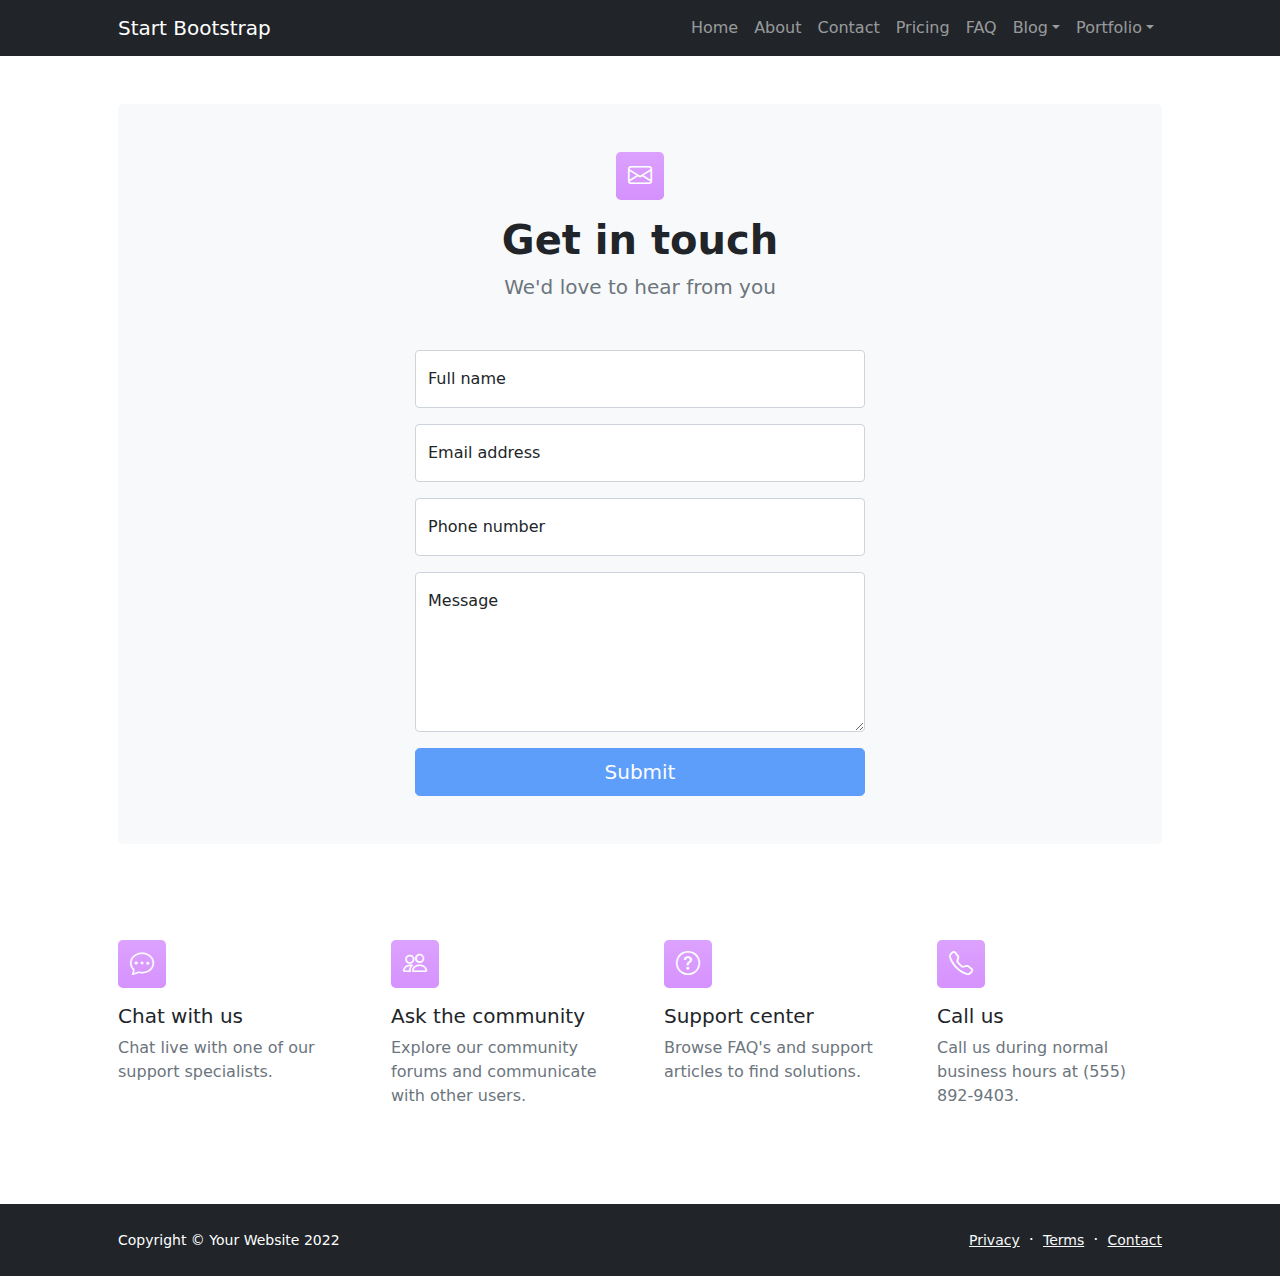
<file: contact.html>
<!DOCTYPE html>
<html lang="en">
    <head>
        <meta charset="utf-8" />
        <meta name="viewport" content="width=device-width, initial-scale=1, shrink-to-fit=no" />
        <meta name="description" content />
        <meta name="author" content />
        <title>Modern Business - Start Bootstrap Template</title>
        <!-- Favicon-->
        <link rel="icon" type="image/x-icon" href="assets/favicon.ico" />
        <!-- Bootstrap icons-->
        <link href="https://cdn.jsdelivr.net/npm/bootstrap-icons@1.5.0/font/bootstrap-icons.css" rel="stylesheet" />
        <!-- Core theme CSS (includes Bootstrap)-->
        <link href="css/styles.css" rel="stylesheet" />
    </head>
    <body class="d-flex flex-column">
        <main class="flex-shrink-0">
            <!-- Navigation-->
            <nav class="navbar navbar-expand-lg navbar-dark bg-dark">
                <div class="container px-5">
                    <a class="navbar-brand" href="index.html">Start Bootstrap</a>
                    <button class="navbar-toggler" type="button" data-bs-toggle="collapse" data-bs-target="#navbarSupportedContent" aria-controls="navbarSupportedContent" aria-expanded="false" aria-label="Toggle navigation"><span class="navbar-toggler-icon"></span></button>
                    <div class="collapse navbar-collapse" id="navbarSupportedContent">
                        <ul class="navbar-nav ms-auto mb-2 mb-lg-0">
                            <li class="nav-item"><a class="nav-link" href="index.html">Home</a></li>
                            <li class="nav-item"><a class="nav-link" href="about.html">About</a></li>
                            <li class="nav-item"><a class="nav-link" href="contact.html">Contact</a></li>
                            <li class="nav-item"><a class="nav-link" href="pricing.html">Pricing</a></li>
                            <li class="nav-item"><a class="nav-link" href="faq.html">FAQ</a></li>
                            <li class="nav-item dropdown">
                                <a class="nav-link dropdown-toggle" id="navbarDropdownBlog" href="#" role="button" data-bs-toggle="dropdown" aria-expanded="false">Blog</a>
                                <ul class="dropdown-menu dropdown-menu-end" aria-labelledby="navbarDropdownBlog">
                                    <li><a class="dropdown-item" href="blog-home.html">Blog Home</a></li>
                                    <li><a class="dropdown-item" href="blog-post.html">Blog Post</a></li>
                                </ul>
                            </li>
                            <li class="nav-item dropdown">
                                <a class="nav-link dropdown-toggle" id="navbarDropdownPortfolio" href="#" role="button" data-bs-toggle="dropdown" aria-expanded="false">Portfolio</a>
                                <ul class="dropdown-menu dropdown-menu-end" aria-labelledby="navbarDropdownPortfolio">
                                    <li><a class="dropdown-item" href="portfolio-overview.html">Portfolio Overview</a></li>
                                    <li><a class="dropdown-item" href="portfolio-item.html">Portfolio Item</a></li>
                                </ul>
                            </li>
                        </ul>
                    </div>
                </div>
            </nav>
            <!-- Page content-->
            <section class="py-5">
                <div class="container px-5">
                    <!-- Contact form-->
                    <div class="bg-light rounded-3 py-5 px-4 px-md-5 mb-5">
                        <div class="text-center mb-5">
                            <div class="feature bg-primary bg-gradient text-white rounded-3 mb-3"><i class="bi bi-envelope"></i></div>
                            <h1 class="fw-bolder">Get in touch</h1>
                            <p class="lead fw-normal text-muted mb-0">We'd love to hear from you</p>
                        </div>
                        <div class="row gx-5 justify-content-center">
                            <div class="col-lg-8 col-xl-6">
                                <!-- * * * * * * * * * * * * * * *-->
                                <!-- * * SB Forms Contact Form * *-->
                                <!-- * * * * * * * * * * * * * * *-->
                                <!-- This form is pre-integrated with SB Forms.-->
                                <!-- To make this form functional, sign up at-->
                                <!-- https://startbootstrap.com/solution/contact-forms-->
                                <!-- to get an API token!-->
                                <form id="contactForm" data-sb-form-api-token="API_TOKEN">
                                    <!-- Name input-->
                                    <div class="form-floating mb-3">
                                        <input class="form-control" id="name" type="text" placeholder="Enter your name..." data-sb-validations="required" />
                                        <label for="name">Full name</label>
                                        <div class="invalid-feedback" data-sb-feedback="name:required">A name is required.</div>
                                    </div>
                                    <!-- Email address input-->
                                    <div class="form-floating mb-3">
                                        <input class="form-control" id="email" type="email" placeholder="name@example.com" data-sb-validations="required,email" />
                                        <label for="email">Email address</label>
                                        <div class="invalid-feedback" data-sb-feedback="email:required">An email is required.</div>
                                        <div class="invalid-feedback" data-sb-feedback="email:email">Email is not valid.</div>
                                    </div>
                                    <!-- Phone number input-->
                                    <div class="form-floating mb-3">
                                        <input class="form-control" id="phone" type="tel" placeholder="(123) 456-7890" data-sb-validations="required" />
                                        <label for="phone">Phone number</label>
                                        <div class="invalid-feedback" data-sb-feedback="phone:required">A phone number is required.</div>
                                    </div>
                                    <!-- Message input-->
                                    <div class="form-floating mb-3">
                                        <textarea class="form-control" id="message" type="text" placeholder="Enter your message here..." style="height: 10rem" data-sb-validations="required"></textarea>
                                        <label for="message">Message</label>
                                        <div class="invalid-feedback" data-sb-feedback="message:required">A message is required.</div>
                                    </div>
                                    <!-- Submit success message-->
                                    <!---->
                                    <!-- This is what your users will see when the form-->
                                    <!-- has successfully submitted-->
                                    <div class="d-none" id="submitSuccessMessage">
                                        <div class="text-center mb-3">
                                            <div class="fw-bolder">Form submission successful!</div>
                                            To activate this form, sign up at
                                            <br />
                                            <a href="https://startbootstrap.com/solution/contact-forms">https://startbootstrap.com/solution/contact-forms</a>
                                        </div>
                                    </div>
                                    <!-- Submit error message-->
                                    <!---->
                                    <!-- This is what your users will see when there is-->
                                    <!-- an error submitting the form-->
                                    <div class="d-none" id="submitErrorMessage"><div class="text-center text-danger mb-3">Error sending message!</div></div>
                                    <!-- Submit Button-->
                                    <div class="d-grid"><button class="btn btn-primary btn-lg disabled" id="submitButton" type="submit">Submit</button></div>
                                </form>
                            </div>
                        </div>
                    </div>
                    <!-- Contact cards-->
                    <div class="row gx-5 row-cols-2 row-cols-lg-4 py-5">
                        <div class="col">
                            <div class="feature bg-primary bg-gradient text-white rounded-3 mb-3"><i class="bi bi-chat-dots"></i></div>
                            <div class="h5 mb-2">Chat with us</div>
                            <p class="text-muted mb-0">Chat live with one of our support specialists.</p>
                        </div>
                        <div class="col">
                            <div class="feature bg-primary bg-gradient text-white rounded-3 mb-3"><i class="bi bi-people"></i></div>
                            <div class="h5">Ask the community</div>
                            <p class="text-muted mb-0">Explore our community forums and communicate with other users.</p>
                        </div>
                        <div class="col">
                            <div class="feature bg-primary bg-gradient text-white rounded-3 mb-3"><i class="bi bi-question-circle"></i></div>
                            <div class="h5">Support center</div>
                            <p class="text-muted mb-0">Browse FAQ's and support articles to find solutions.</p>
                        </div>
                        <div class="col">
                            <div class="feature bg-primary bg-gradient text-white rounded-3 mb-3"><i class="bi bi-telephone"></i></div>
                            <div class="h5">Call us</div>
                            <p class="text-muted mb-0">Call us during normal business hours at (555) 892-9403.</p>
                        </div>
                    </div>
                </div>
            </section>
        </main>
        <!-- Footer-->
        <footer class="bg-dark py-4 mt-auto">
            <div class="container px-5">
                <div class="row align-items-center justify-content-between flex-column flex-sm-row">
                    <div class="col-auto"><div class="small m-0 text-white">Copyright &copy; Your Website 2022</div></div>
                    <div class="col-auto">
                        <a class="link-light small" href="#!">Privacy</a>
                        <span class="text-white mx-1">&middot;</span>
                        <a class="link-light small" href="#!">Terms</a>
                        <span class="text-white mx-1">&middot;</span>
                        <a class="link-light small" href="#!">Contact</a>
                    </div>
                </div>
            </div>
        </footer>
        <!-- Bootstrap core JS-->
        <script src="https://cdn.jsdelivr.net/npm/bootstrap@5.1.3/dist/js/bootstrap.bundle.min.js"></script>
        <!-- Core theme JS-->
        <script src="js/scripts.js"></script>
        <!-- * * * * * * * * * * * * * * * * * * * * * * * * * * * * * * * * * * * * * * * *-->
        <!-- * *                               SB Forms JS                               * *-->
        <!-- * * Activate your form at https://startbootstrap.com/solution/contact-forms * *-->
        <!-- * * * * * * * * * * * * * * * * * * * * * * * * * * * * * * * * * * * * * * * *-->
        <script src="https://cdn.startbootstrap.com/sb-forms-latest.js"></script>
    </body>
</html>
</file>
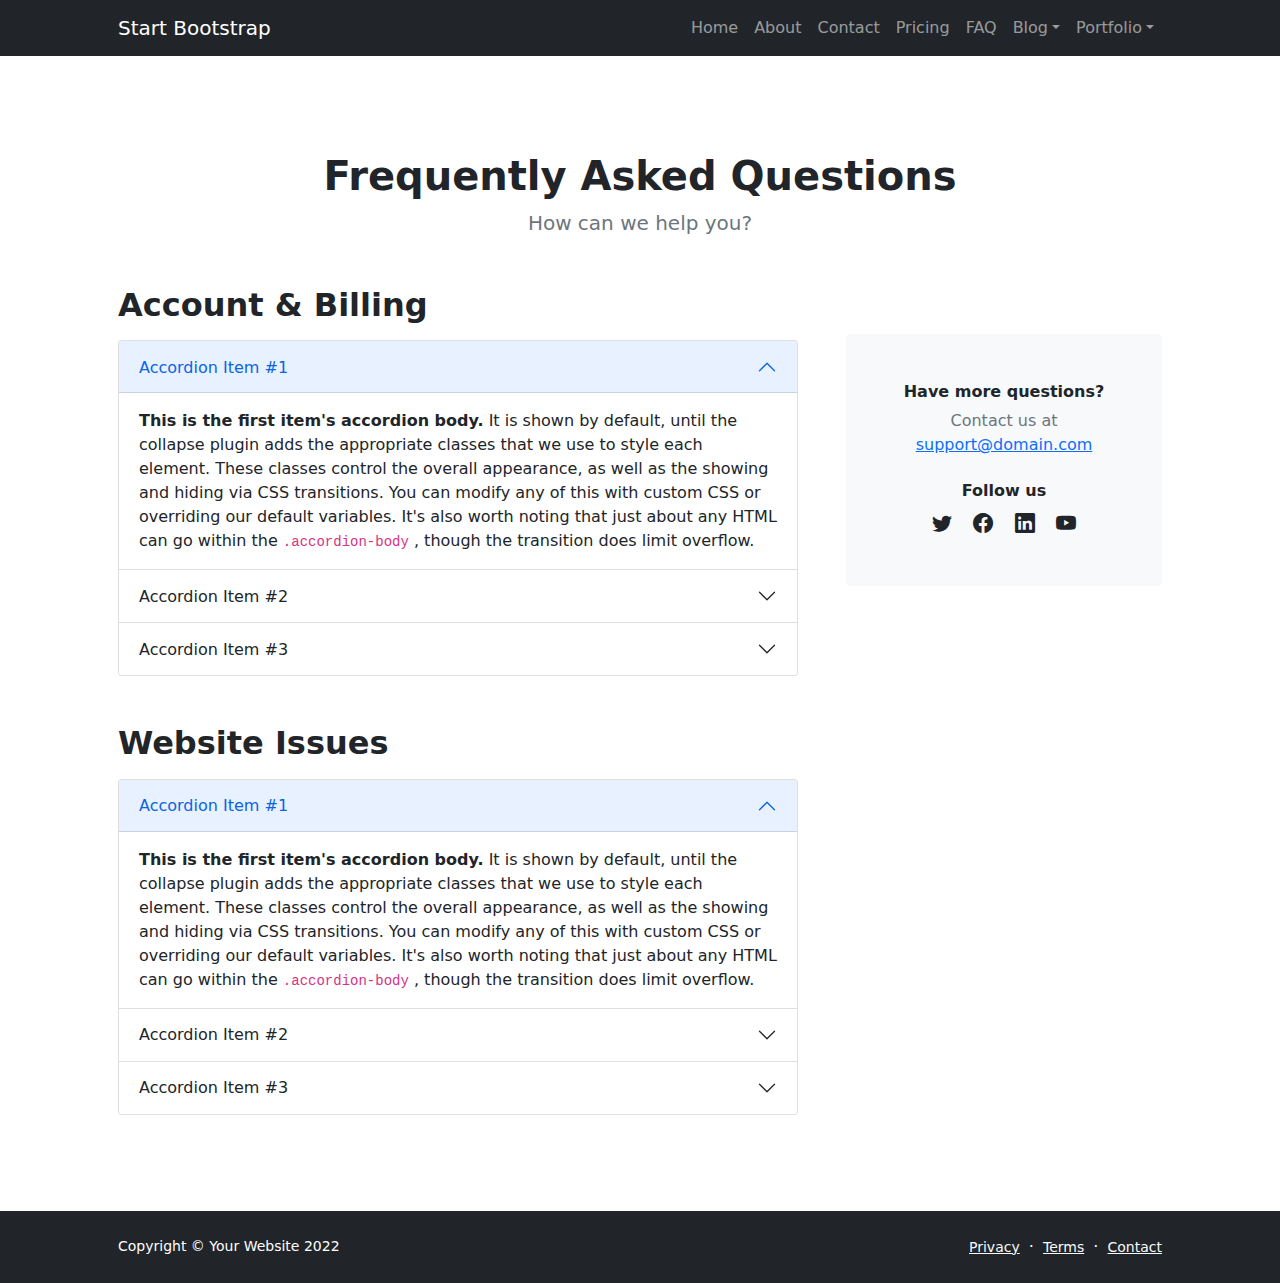
<file: faq.html>
<!DOCTYPE html>
<html lang="en">
    <head>
        <meta charset="utf-8" />
        <meta name="viewport" content="width=device-width, initial-scale=1, shrink-to-fit=no" />
        <meta name="description" content="" />
        <meta name="author" content="" />
        <title>Modern Business - Start Bootstrap Template</title>
        <!-- Favicon-->
        <link rel="icon" type="image/x-icon" href="assets/favicon.ico" />
        <!-- Bootstrap icons-->
        <link href="https://cdn.jsdelivr.net/npm/bootstrap-icons@1.5.0/font/bootstrap-icons.css" rel="stylesheet" />
        <!-- Core theme CSS (includes Bootstrap)-->
        <link href="css/styles.css" rel="stylesheet" />
    </head>
    <body class="d-flex flex-column h-100">
        <main class="flex-shrink-0">
            <!-- Navigation-->
            <nav class="navbar navbar-expand-lg navbar-dark bg-dark">
                <div class="container px-5">
                    <a class="navbar-brand" href="index.html">Start Bootstrap</a>
                    <button class="navbar-toggler" type="button" data-bs-toggle="collapse" data-bs-target="#navbarSupportedContent" aria-controls="navbarSupportedContent" aria-expanded="false" aria-label="Toggle navigation"><span class="navbar-toggler-icon"></span></button>
                    <div class="collapse navbar-collapse" id="navbarSupportedContent">
                        <ul class="navbar-nav ms-auto mb-2 mb-lg-0">
                            <li class="nav-item"><a class="nav-link" href="index.html">Home</a></li>
                            <li class="nav-item"><a class="nav-link" href="about.html">About</a></li>
                            <li class="nav-item"><a class="nav-link" href="contact.html">Contact</a></li>
                            <li class="nav-item"><a class="nav-link" href="pricing.html">Pricing</a></li>
                            <li class="nav-item"><a class="nav-link" href="faq.html">FAQ</a></li>
                            <li class="nav-item dropdown">
                                <a class="nav-link dropdown-toggle" id="navbarDropdownBlog" href="#" role="button" data-bs-toggle="dropdown" aria-expanded="false">Blog</a>
                                <ul class="dropdown-menu dropdown-menu-end" aria-labelledby="navbarDropdownBlog">
                                    <li><a class="dropdown-item" href="blog-home.html">Blog Home</a></li>
                                    <li><a class="dropdown-item" href="blog-post.html">Blog Post</a></li>
                                </ul>
                            </li>
                            <li class="nav-item dropdown">
                                <a class="nav-link dropdown-toggle" id="navbarDropdownPortfolio" href="#" role="button" data-bs-toggle="dropdown" aria-expanded="false">Portfolio</a>
                                <ul class="dropdown-menu dropdown-menu-end" aria-labelledby="navbarDropdownPortfolio">
                                    <li><a class="dropdown-item" href="portfolio-overview.html">Portfolio Overview</a></li>
                                    <li><a class="dropdown-item" href="portfolio-item.html">Portfolio Item</a></li>
                                </ul>
                            </li>
                        </ul>
                    </div>
                </div>
            </nav>
            <!-- Page Content-->
            <section class="py-5">
                <div class="container px-5 my-5">
                    <div class="text-center mb-5">
                        <h1 class="fw-bolder">Frequently Asked Questions</h1>
                        <p class="lead fw-normal text-muted mb-0">How can we help you?</p>
                    </div>
                    <div class="row gx-5">
                        <div class="col-xl-8">
                            <!-- FAQ Accordion 1-->
                            <h2 class="fw-bolder mb-3">Account &amp; Billing</h2>
                            <div class="accordion mb-5" id="accordionExample">
                                <div class="accordion-item">
                                    <h3 class="accordion-header" id="headingOne"><button class="accordion-button" type="button" data-bs-toggle="collapse" data-bs-target="#collapseOne" aria-expanded="true" aria-controls="collapseOne">Accordion Item #1</button></h3>
                                    <div class="accordion-collapse collapse show" id="collapseOne" aria-labelledby="headingOne" data-bs-parent="#accordionExample">
                                        <div class="accordion-body">
                                            <strong>This is the first item's accordion body.</strong>
                                            It is shown by default, until the collapse plugin adds the appropriate classes that we use to style each element. These classes control the overall appearance, as well as the showing and hiding via CSS transitions. You can modify any of this with custom CSS or overriding our default variables. It's also worth noting that just about any HTML can go within the
                                            <code>.accordion-body</code>
                                            , though the transition does limit overflow.
                                        </div>
                                    </div>
                                </div>
                                <div class="accordion-item">
                                    <h3 class="accordion-header" id="headingTwo"><button class="accordion-button collapsed" type="button" data-bs-toggle="collapse" data-bs-target="#collapseTwo" aria-expanded="false" aria-controls="collapseTwo">Accordion Item #2</button></h3>
                                    <div class="accordion-collapse collapse" id="collapseTwo" aria-labelledby="headingTwo" data-bs-parent="#accordionExample">
                                        <div class="accordion-body">
                                            <strong>This is the second item's accordion body.</strong>
                                            It is hidden by default, until the collapse plugin adds the appropriate classes that we use to style each element. These classes control the overall appearance, as well as the showing and hiding via CSS transitions. You can modify any of this with custom CSS or overriding our default variables. It's also worth noting that just about any HTML can go within the
                                            <code>.accordion-body</code>
                                            , though the transition does limit overflow.
                                        </div>
                                    </div>
                                </div>
                                <div class="accordion-item">
                                    <h3 class="accordion-header" id="headingThree"><button class="accordion-button collapsed" type="button" data-bs-toggle="collapse" data-bs-target="#collapseThree" aria-expanded="false" aria-controls="collapseThree">Accordion Item #3</button></h3>
                                    <div class="accordion-collapse collapse" id="collapseThree" aria-labelledby="headingThree" data-bs-parent="#accordionExample">
                                        <div class="accordion-body">
                                            <strong>This is the third item's accordion body.</strong>
                                            It is hidden by default, until the collapse plugin adds the appropriate classes that we use to style each element. These classes control the overall appearance, as well as the showing and hiding via CSS transitions. You can modify any of this with custom CSS or overriding our default variables. It's also worth noting that just about any HTML can go within the
                                            <code>.accordion-body</code>
                                            , though the transition does limit overflow.
                                        </div>
                                    </div>
                                </div>
                            </div>
                            <!-- FAQ Accordion 2-->
                            <h2 class="fw-bolder mb-3">Website Issues</h2>
                            <div class="accordion mb-5 mb-xl-0" id="accordionExample2">
                                <div class="accordion-item">
                                    <h3 class="accordion-header" id="headingOne"><button class="accordion-button" type="button" data-bs-toggle="collapse" data-bs-target="#collapseOne" aria-expanded="true" aria-controls="collapseOne">Accordion Item #1</button></h3>
                                    <div class="accordion-collapse collapse show" id="collapseOne" aria-labelledby="headingOne" data-bs-parent="#accordionExample2">
                                        <div class="accordion-body">
                                            <strong>This is the first item's accordion body.</strong>
                                            It is shown by default, until the collapse plugin adds the appropriate classes that we use to style each element. These classes control the overall appearance, as well as the showing and hiding via CSS transitions. You can modify any of this with custom CSS or overriding our default variables. It's also worth noting that just about any HTML can go within the
                                            <code>.accordion-body</code>
                                            , though the transition does limit overflow.
                                        </div>
                                    </div>
                                </div>
                                <div class="accordion-item">
                                    <h3 class="accordion-header" id="headingTwo"><button class="accordion-button collapsed" type="button" data-bs-toggle="collapse" data-bs-target="#collapseTwo" aria-expanded="false" aria-controls="collapseTwo">Accordion Item #2</button></h3>
                                    <div class="accordion-collapse collapse" id="collapseTwo" aria-labelledby="headingTwo" data-bs-parent="#accordionExample2">
                                        <div class="accordion-body">
                                            <strong>This is the second item's accordion body.</strong>
                                            It is hidden by default, until the collapse plugin adds the appropriate classes that we use to style each element. These classes control the overall appearance, as well as the showing and hiding via CSS transitions. You can modify any of this with custom CSS or overriding our default variables. It's also worth noting that just about any HTML can go within the
                                            <code>.accordion-body</code>
                                            , though the transition does limit overflow.
                                        </div>
                                    </div>
                                </div>
                                <div class="accordion-item">
                                    <h3 class="accordion-header" id="headingThree"><button class="accordion-button collapsed" type="button" data-bs-toggle="collapse" data-bs-target="#collapseThree" aria-expanded="false" aria-controls="collapseThree">Accordion Item #3</button></h3>
                                    <div class="accordion-collapse collapse" id="collapseThree" aria-labelledby="headingThree" data-bs-parent="#accordionExample2">
                                        <div class="accordion-body">
                                            <strong>This is the third item's accordion body.</strong>
                                            It is hidden by default, until the collapse plugin adds the appropriate classes that we use to style each element. These classes control the overall appearance, as well as the showing and hiding via CSS transitions. You can modify any of this with custom CSS or overriding our default variables. It's also worth noting that just about any HTML can go within the
                                            <code>.accordion-body</code>
                                            , though the transition does limit overflow.
                                        </div>
                                    </div>
                                </div>
                            </div>
                        </div>
                        <div class="col-xl-4">
                            <div class="card border-0 bg-light mt-xl-5">
                                <div class="card-body p-4 py-lg-5">
                                    <div class="d-flex align-items-center justify-content-center">
                                        <div class="text-center">
                                            <div class="h6 fw-bolder">Have more questions?</div>
                                            <p class="text-muted mb-4">
                                                Contact us at
                                                <br />
                                                <a href="#!">support@domain.com</a>
                                            </p>
                                            <div class="h6 fw-bolder">Follow us</div>
                                            <a class="fs-5 px-2 link-dark" href="#!"><i class="bi-twitter"></i></a>
                                            <a class="fs-5 px-2 link-dark" href="#!"><i class="bi-facebook"></i></a>
                                            <a class="fs-5 px-2 link-dark" href="#!"><i class="bi-linkedin"></i></a>
                                            <a class="fs-5 px-2 link-dark" href="#!"><i class="bi-youtube"></i></a>
                                        </div>
                                    </div>
                                </div>
                            </div>
                        </div>
                    </div>
                </div>
            </section>
        </main>
        <!-- Footer-->
        <footer class="bg-dark py-4 mt-auto">
            <div class="container px-5">
                <div class="row align-items-center justify-content-between flex-column flex-sm-row">
                    <div class="col-auto"><div class="small m-0 text-white">Copyright &copy; Your Website 2022</div></div>
                    <div class="col-auto">
                        <a class="link-light small" href="#!">Privacy</a>
                        <span class="text-white mx-1">&middot;</span>
                        <a class="link-light small" href="#!">Terms</a>
                        <span class="text-white mx-1">&middot;</span>
                        <a class="link-light small" href="#!">Contact</a>
                    </div>
                </div>
            </div>
        </footer>
        <!-- Bootstrap core JS-->
        <script src="https://cdn.jsdelivr.net/npm/bootstrap@5.1.3/dist/js/bootstrap.bundle.min.js"></script>
        <!-- Core theme JS-->
        <script src="js/scripts.js"></script>
    </body>
</html>
</file>
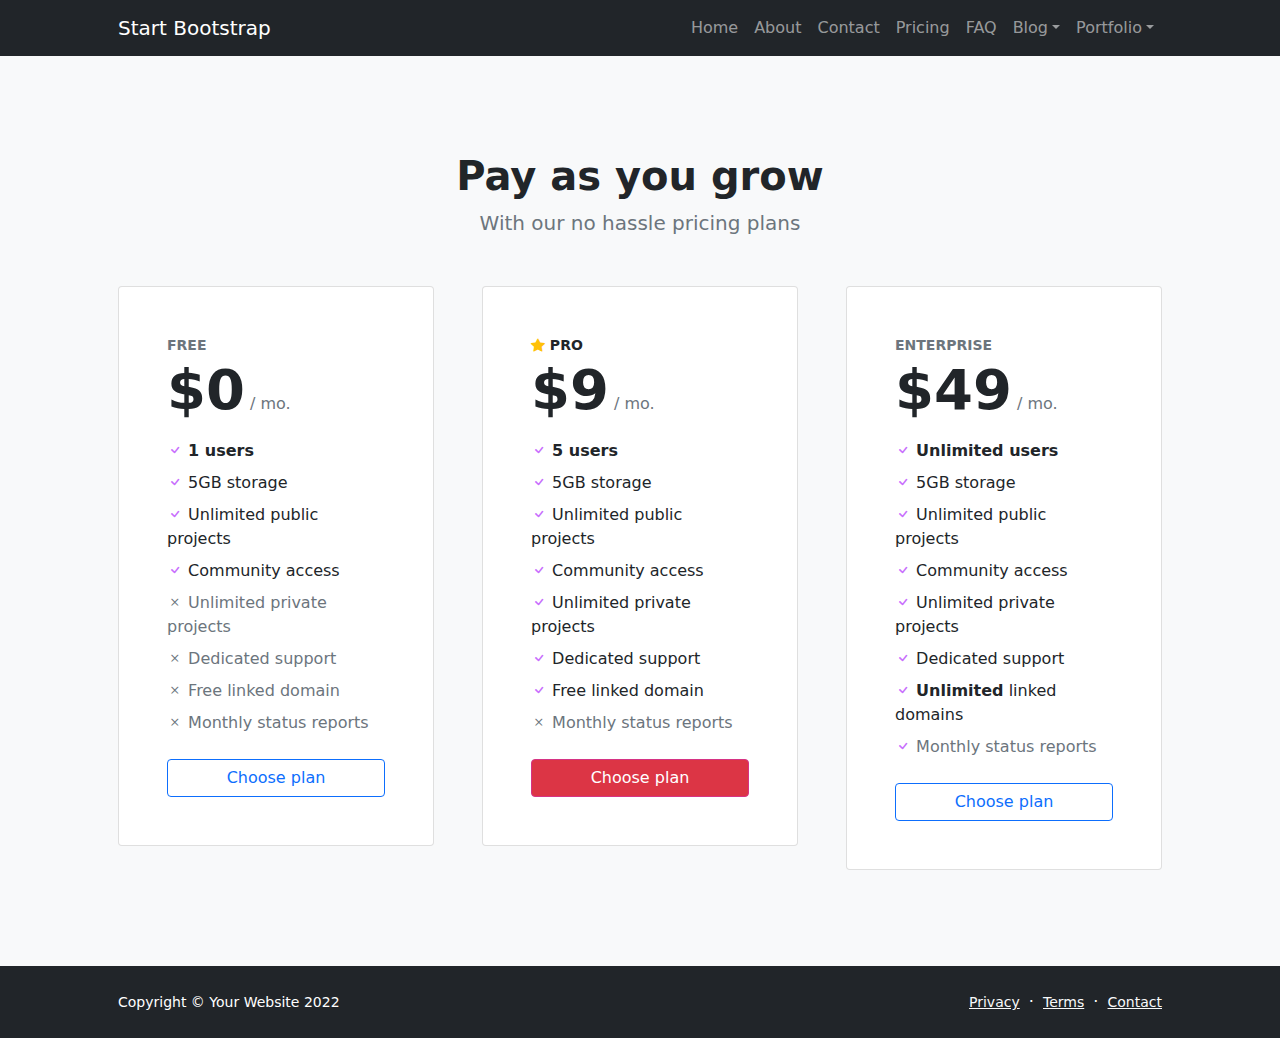
<file: pricing.html>
<!DOCTYPE html>
<html lang="en">
    <head>
        <meta charset="utf-8" />
        <meta name="viewport" content="width=device-width, initial-scale=1, shrink-to-fit=no" />
        <meta name="description" content="" />
        <meta name="author" content="" />
        <title>Modern Business - Start Bootstrap Template</title>
        <!-- Favicon-->
        <link rel="icon" type="image/x-icon" href="assets/favicon.ico" />
        <!-- Bootstrap icons-->
        <link href="https://cdn.jsdelivr.net/npm/bootstrap-icons@1.5.0/font/bootstrap-icons.css" rel="stylesheet" />
        <!-- Core theme CSS (includes Bootstrap)-->
        <link href="css/styles.css" rel="stylesheet" />
    </head>
    <body class="d-flex flex-column">
        <main class="flex-shrink-0">
            <!-- Navigation-->
            <nav class="navbar navbar-expand-lg navbar-dark bg-dark">
                <div class="container px-5">
                    <a class="navbar-brand" href="index.html">Start Bootstrap</a>
                    <button class="navbar-toggler" type="button" data-bs-toggle="collapse" data-bs-target="#navbarSupportedContent" aria-controls="navbarSupportedContent" aria-expanded="false" aria-label="Toggle navigation"><span class="navbar-toggler-icon"></span></button>
                    <div class="collapse navbar-collapse" id="navbarSupportedContent">
                        <ul class="navbar-nav ms-auto mb-2 mb-lg-0">
                            <li class="nav-item"><a class="nav-link" href="index.html">Home</a></li>
                            <li class="nav-item"><a class="nav-link" href="about.html">About</a></li>
                            <li class="nav-item"><a class="nav-link" href="contact.html">Contact</a></li>
                            <li class="nav-item"><a class="nav-link" href="pricing.html">Pricing</a></li>
                            <li class="nav-item"><a class="nav-link" href="faq.html">FAQ</a></li>
                            <li class="nav-item dropdown">
                                <a class="nav-link dropdown-toggle" id="navbarDropdownBlog" href="#" role="button" data-bs-toggle="dropdown" aria-expanded="false">Blog</a>
                                <ul class="dropdown-menu dropdown-menu-end" aria-labelledby="navbarDropdownBlog">
                                    <li><a class="dropdown-item" href="blog-home.html">Blog Home</a></li>
                                    <li><a class="dropdown-item" href="blog-post.html">Blog Post</a></li>
                                </ul>
                            </li>
                            <li class="nav-item dropdown">
                                <a class="nav-link dropdown-toggle" id="navbarDropdownPortfolio" href="#" role="button" data-bs-toggle="dropdown" aria-expanded="false">Portfolio</a>
                                <ul class="dropdown-menu dropdown-menu-end" aria-labelledby="navbarDropdownPortfolio">
                                    <li><a class="dropdown-item" href="portfolio-overview.html">Portfolio Overview</a></li>
                                    <li><a class="dropdown-item" href="portfolio-item.html">Portfolio Item</a></li>
                                </ul>
                            </li>
                        </ul>
                    </div>
                </div>
            </nav>
            <!-- Pricing section-->
            <section class="bg-light py-5">
                <div class="container px-5 my-5">
                    <div class="text-center mb-5">
                        <h1 class="fw-bolder">Pay as you grow</h1>
                        <p class="lead fw-normal text-muted mb-0">With our no hassle pricing plans</p>
                    </div>
                    <div class="row gx-5 justify-content-center">
                        <!-- Pricing card free-->
                        <div class="col-lg-6 col-xl-4">
                            <div class="card mb-5 mb-xl-0">
                                <div class="card-body p-5">
                                    <div class="small text-uppercase fw-bold text-muted">Free</div>
                                    <div class="mb-3">
                                        <span class="display-4 fw-bold">$0</span>
                                        <span class="text-muted">/ mo.</span>
                                    </div>
                                    <ul class="list-unstyled mb-4">
                                        <li class="mb-2">
                                            <i class="bi bi-check text-primary"></i>
                                            <strong>1 users</strong>
                                        </li>
                                        <li class="mb-2">
                                            <i class="bi bi-check text-primary"></i>
                                            5GB storage
                                        </li>
                                        <li class="mb-2">
                                            <i class="bi bi-check text-primary"></i>
                                            Unlimited public projects
                                        </li>
                                        <li class="mb-2">
                                            <i class="bi bi-check text-primary"></i>
                                            Community access
                                        </li>
                                        <li class="mb-2 text-muted">
                                            <i class="bi bi-x"></i>
                                            Unlimited private projects
                                        </li>
                                        <li class="mb-2 text-muted">
                                            <i class="bi bi-x"></i>
                                            Dedicated support
                                        </li>
                                        <li class="mb-2 text-muted">
                                            <i class="bi bi-x"></i>
                                            Free linked domain
                                        </li>
                                        <li class="text-muted">
                                            <i class="bi bi-x"></i>
                                            Monthly status reports
                                        </li>
                                    </ul>
                                    <div class="d-grid"><a class="btn btn-outline-primary" href="#!">Choose plan</a></div>
                                </div>
                            </div>
                        </div>
                        <!-- Pricing card pro-->
                        <div class="col-lg-6 col-xl-4">
                            <div class="card mb-5 mb-xl-0">
                                <div class="card-body p-5">
                                    <div class="small text-uppercase fw-bold">
                                        <i class="bi bi-star-fill text-warning"></i>
                                        Pro
                                    </div>
                                    <div class="mb-3">
                                        <span class="display-4 fw-bold">$9</span>
                                        <span class="text-muted">/ mo.</span>
                                    </div>
                                    <ul class="list-unstyled mb-4">
                                        <li class="mb-2">
                                            <i class="bi bi-check text-primary"></i>
                                            <strong>5 users</strong>
                                        </li>
                                        <li class="mb-2">
                                            <i class="bi bi-check text-primary"></i>
                                            5GB storage
                                        </li>
                                        <li class="mb-2">
                                            <i class="bi bi-check text-primary"></i>
                                            Unlimited public projects
                                        </li>
                                        <li class="mb-2">
                                            <i class="bi bi-check text-primary"></i>
                                            Community access
                                        </li>
                                        <li class="mb-2">
                                            <i class="bi bi-check text-primary"></i>
                                            Unlimited private projects
                                        </li>
                                        <li class="mb-2">
                                            <i class="bi bi-check text-primary"></i>
                                            Dedicated support
                                        </li>
                                        <li class="mb-2">
                                            <i class="bi bi-check text-primary"></i>
                                            Free linked domain
                                        </li>
                                        <li class="text-muted">
                                            <i class="bi bi-x"></i>
                                            Monthly status reports
                                        </li>
                                    </ul>
                                    <div class="d-grid"><a class="btn btn-primary" href="#!">Choose plan</a></div>
                                </div>
                            </div>
                        </div>
                        <!-- Pricing card enterprise-->
                        <div class="col-lg-6 col-xl-4">
                            <div class="card">
                                <div class="card-body p-5">
                                    <div class="small text-uppercase fw-bold text-muted">Enterprise</div>
                                    <div class="mb-3">
                                        <span class="display-4 fw-bold">$49</span>
                                        <span class="text-muted">/ mo.</span>
                                    </div>
                                    <ul class="list-unstyled mb-4">
                                        <li class="mb-2">
                                            <i class="bi bi-check text-primary"></i>
                                            <strong>Unlimited users</strong>
                                        </li>
                                        <li class="mb-2">
                                            <i class="bi bi-check text-primary"></i>
                                            5GB storage
                                        </li>
                                        <li class="mb-2">
                                            <i class="bi bi-check text-primary"></i>
                                            Unlimited public projects
                                        </li>
                                        <li class="mb-2">
                                            <i class="bi bi-check text-primary"></i>
                                            Community access
                                        </li>
                                        <li class="mb-2">
                                            <i class="bi bi-check text-primary"></i>
                                            Unlimited private projects
                                        </li>
                                        <li class="mb-2">
                                            <i class="bi bi-check text-primary"></i>
                                            Dedicated support
                                        </li>
                                        <li class="mb-2">
                                            <i class="bi bi-check text-primary"></i>
                                            <strong>Unlimited</strong>
                                            linked domains
                                        </li>
                                        <li class="text-muted">
                                            <i class="bi bi-check text-primary"></i>
                                            Monthly status reports
                                        </li>
                                    </ul>
                                    <div class="d-grid"><a class="btn btn-outline-primary" href="#!">Choose plan</a></div>
                                </div>
                            </div>
                        </div>
                    </div>
                </div>
            </section>
        </main>
        <!-- Footer-->
        <footer class="bg-dark py-4 mt-auto">
            <div class="container px-5">
                <div class="row align-items-center justify-content-between flex-column flex-sm-row">
                    <div class="col-auto"><div class="small m-0 text-white">Copyright &copy; Your Website 2022</div></div>
                    <div class="col-auto">
                        <a class="link-light small" href="#!">Privacy</a>
                        <span class="text-white mx-1">&middot;</span>
                        <a class="link-light small" href="#!">Terms</a>
                        <span class="text-white mx-1">&middot;</span>
                        <a class="link-light small" href="#!">Contact</a>
                    </div>
                </div>
            </div>
        </footer>
        <!-- Bootstrap core JS-->
        <script src="https://cdn.jsdelivr.net/npm/bootstrap@5.1.3/dist/js/bootstrap.bundle.min.js"></script>
        <!-- Core theme JS-->
        <script src="js/scripts.js"></script>
    </body>
</html>
</file>
